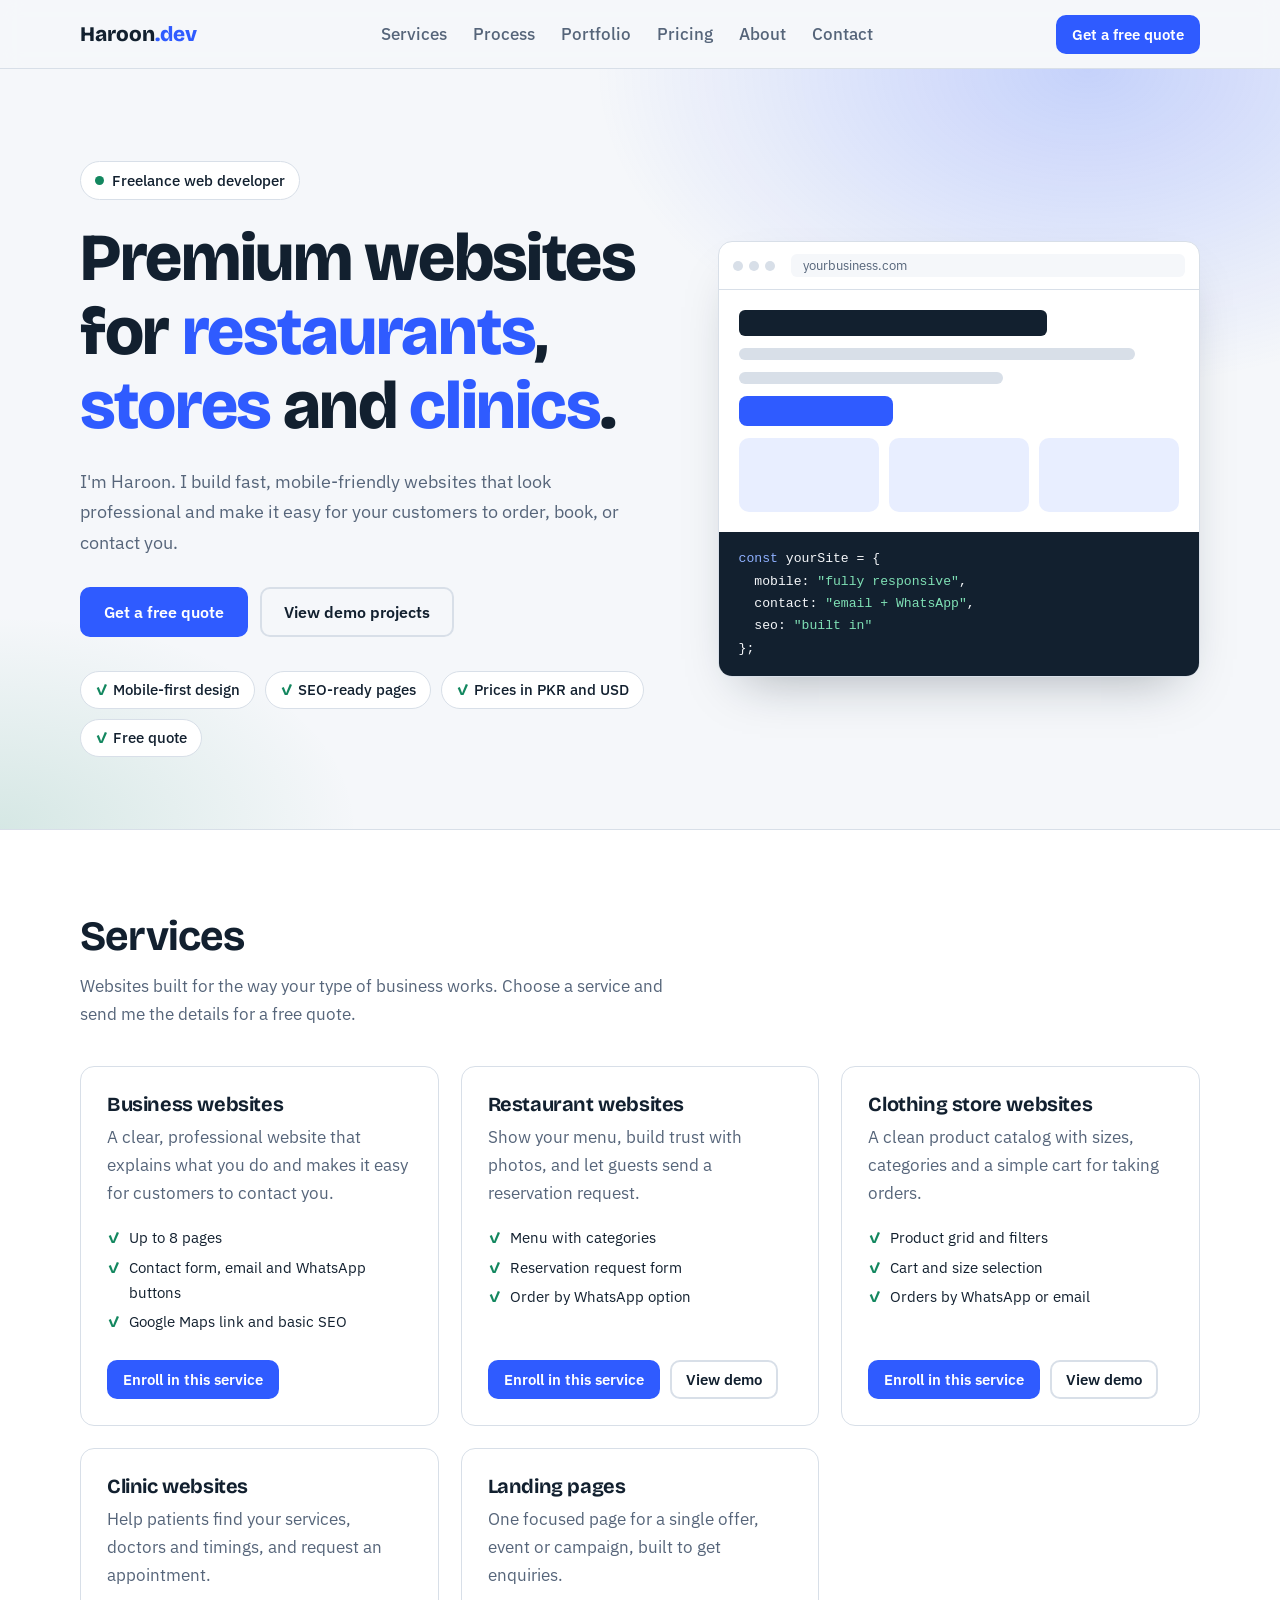
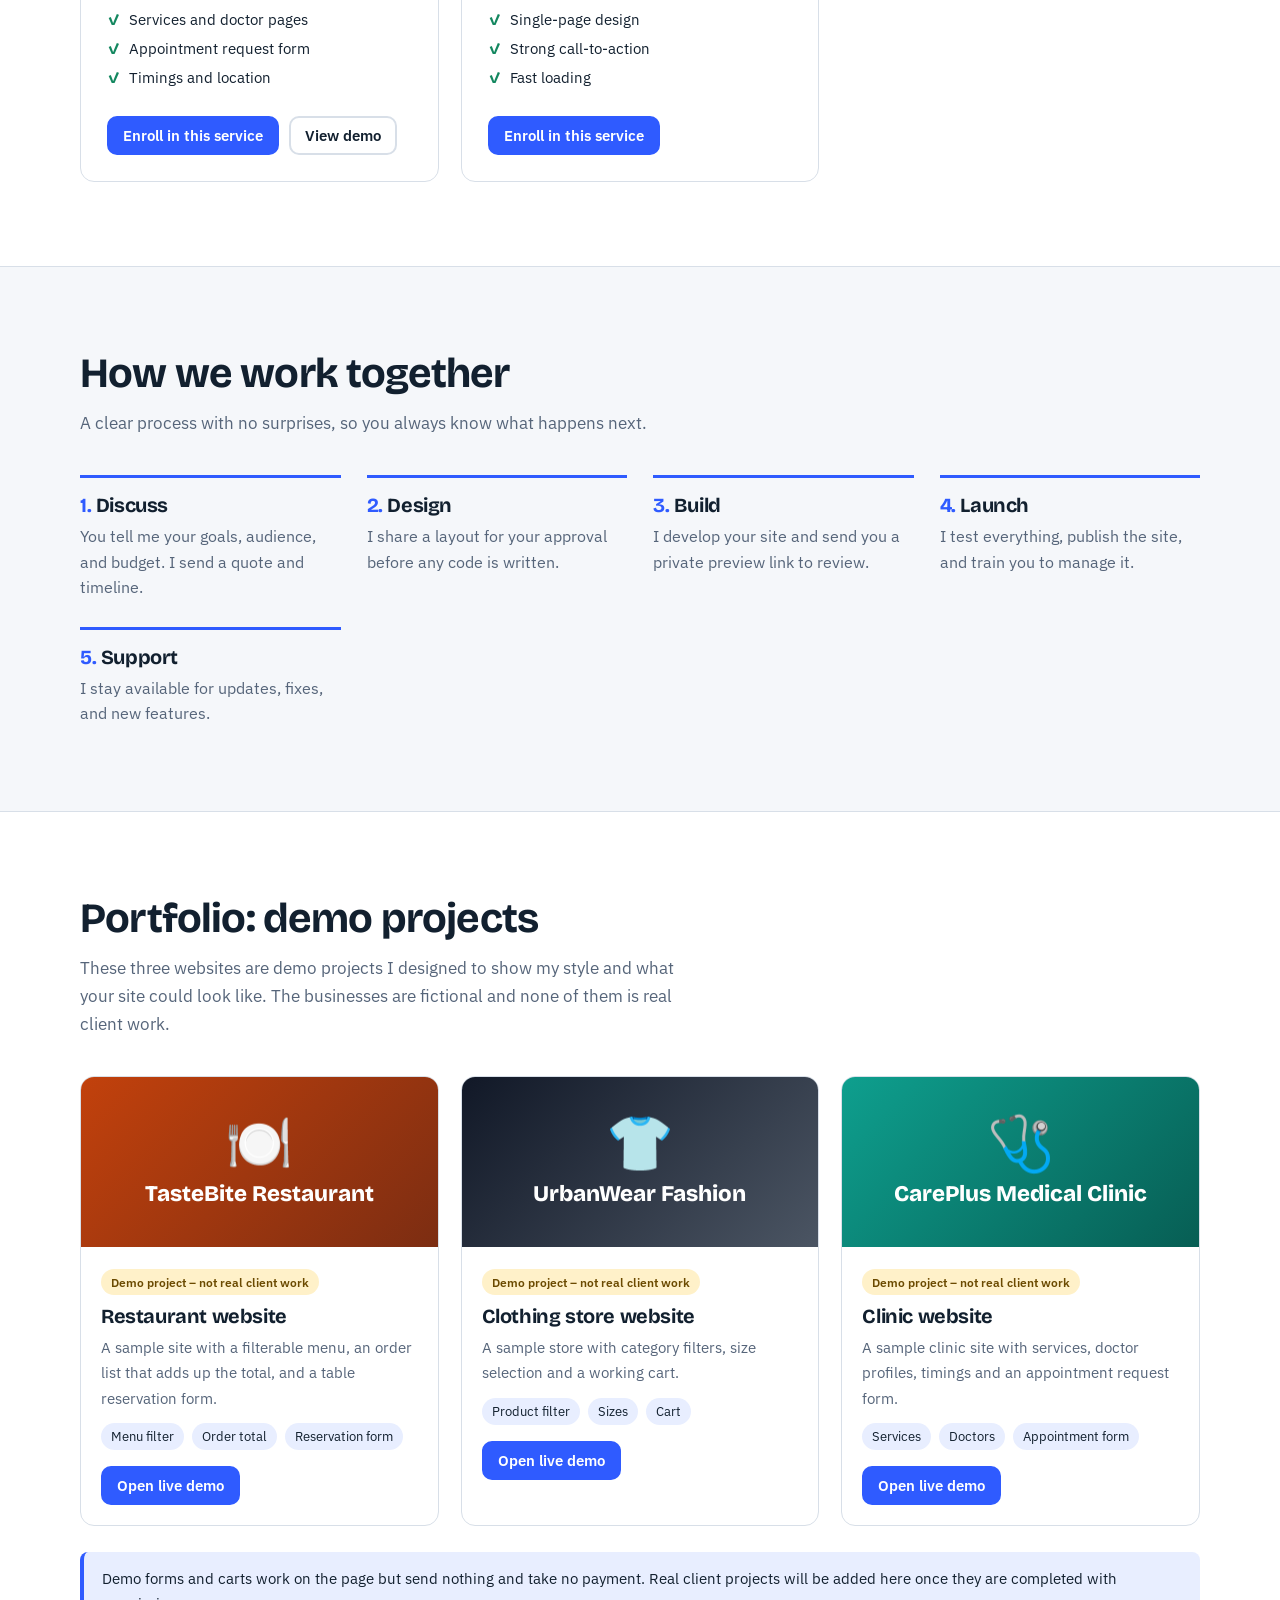
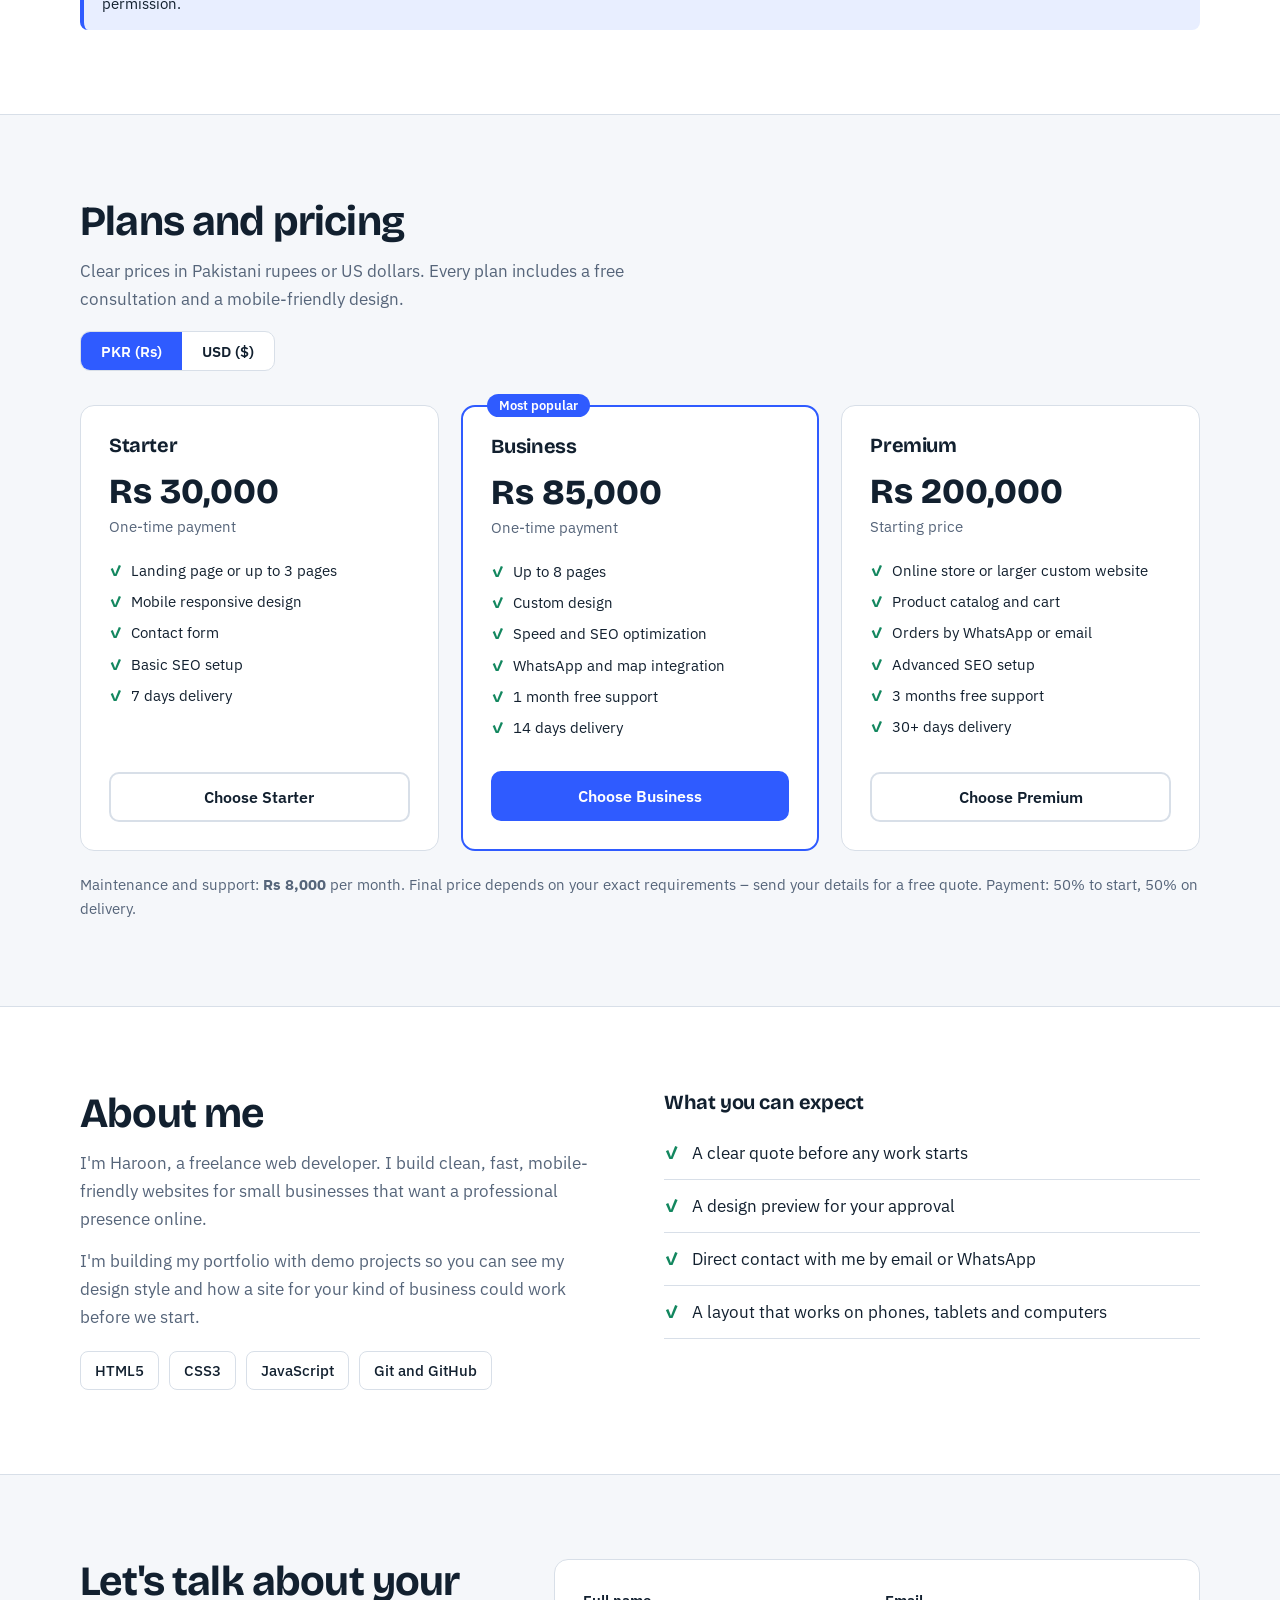
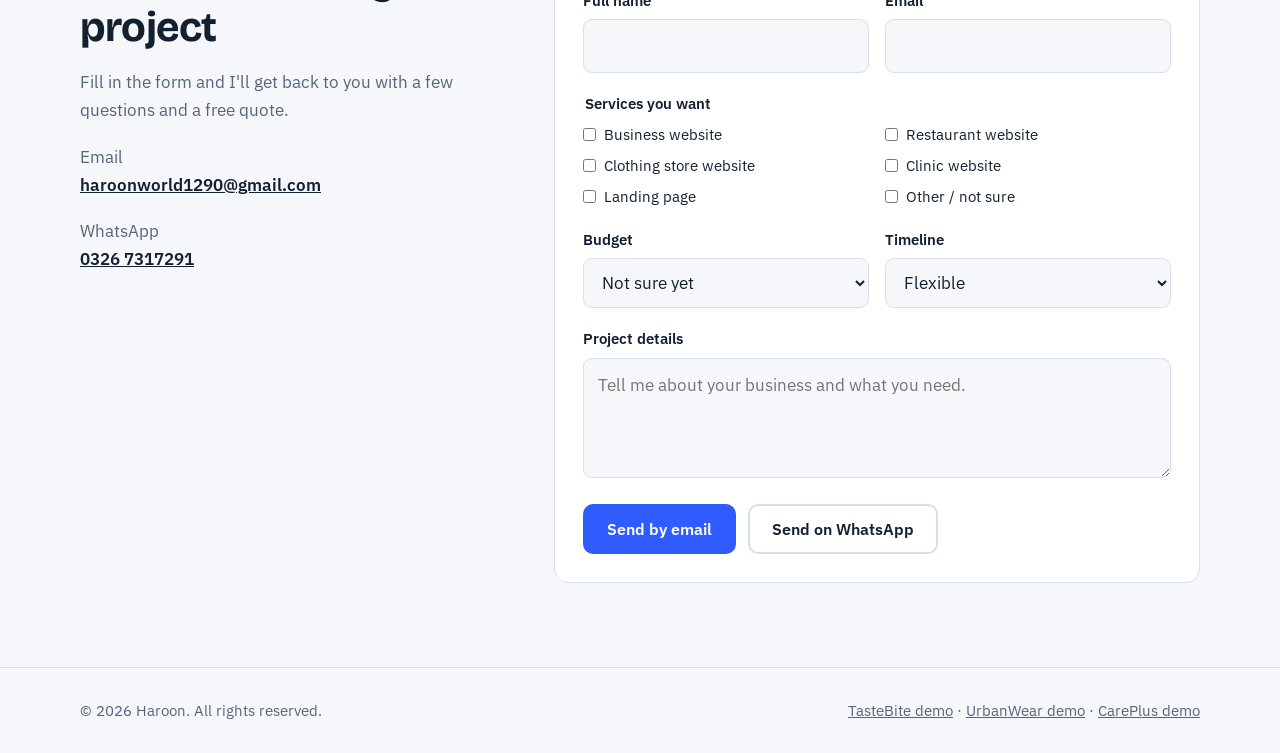
<file: index.html>
<!DOCTYPE html>
<html lang="en">
<head>
<meta charset="UTF-8">
<meta name="viewport" content="width=device-width, initial-scale=1">
<title>Haroon.dev – Freelance Web Developer for Restaurants, Stores &amp; Clinics</title>
<meta name="description" content="Haroon is a freelance web developer in Pakistan creating fast, responsive websites for restaurants, clinics, clothing stores and small businesses worldwide. Explore my portfolio and get a free quote."><!-- GOOGLE SEARCH CONSOLE: paste your existing <meta name="google-site-verification" content="..."> tag on the next line, then delete this comment -->
<meta name="google-site-verification" content="k2Kxqb2rJxz_LcsAXOEJPvqlB-C6HDSbH_XGxgNJiyg" />
<meta name="theme-color" content="#2F5BFF">
<meta name="robots" content="index, follow">
<meta property="og:type" content="website">
<meta property="og:title" content="Haroon.dev – Freelance Web Developer">
<meta property="og:description" content="Fast, mobile-friendly websites for restaurants, clothing stores, clinics and small businesses. See the demo projects and get a free quote.">
<meta name="twitter:card" content="summary">
<link rel="icon" href="data:image/svg+xml,%3Csvg xmlns='http://www.w3.org/2000/svg' viewBox='0 0 64 64'%3E%3Crect width='64' height='64' rx='14' fill='%232F5BFF'/%3E%3Ctext x='32' y='44' font-size='34' font-family='Arial' font-weight='800' text-anchor='middle' fill='white'%3EH%3C/text%3E%3C/svg%3E">
<script type="application/ld+json">{"@context":"https://schema.org","@type":"Person","name":"Haroon","jobTitle":"Freelance Web Developer","email":"mailto:haroonworld1290@gmail.com","telephone":"+923267317291","knowsAbout":["Web development","Website design","Search engine optimization"]}</script>
<link rel="preconnect" href="https://fonts.googleapis.com">
<link href="https://fonts.googleapis.com/css2?family=Bricolage+Grotesque:wght@500;700;800&family=IBM+Plex+Sans:wght@400;500;600&display=swap" rel="stylesheet">
<style>
:root{
  --bg:#F5F7FA; --surface:#FFFFFF; --ink:#12202F; --muted:#56657A; --line:#D8DFE8;
  --brand:#2F5BFF; --brand-ink:#fff; --ok:#13875F; --soft:#E8EEFF;
  --head:"Bricolage Grotesque","Segoe UI",system-ui,sans-serif;
  --body:"IBM Plex Sans","Segoe UI",system-ui,sans-serif;
}
@media (prefers-color-scheme:dark){
  :root{--bg:#0E1621; --surface:#152233; --ink:#EAF0F7; --muted:#9AABC0; --line:#26384D; --brand:#6C8BFF; --brand-ink:#0E1621; --ok:#3CD19A; --soft:#1B2C45}
}
*{box-sizing:border-box;margin:0}
html{scroll-behavior:smooth;scroll-padding-top:76px}
body{background:var(--bg);color:var(--ink);font:400 17px/1.65 var(--body)}
a{color:inherit}
:focus-visible{outline:3px solid var(--brand);outline-offset:3px;border-radius:6px}
.wrap{width:min(1120px,100% - 40px);margin-inline:auto}
h1,h2,h3{font-family:var(--head);line-height:1.1;letter-spacing:-.02em}
h1{font-size:clamp(2.4rem,6vw,4.2rem);font-weight:800}
h2{font-size:clamp(1.8rem,3.6vw,2.6rem);font-weight:700;margin-bottom:12px}
h3{font-size:1.25rem;font-weight:700;margin-bottom:8px}
section{padding:84px 0}
.lead{color:var(--muted);max-width:60ch}
.btn{display:inline-flex;align-items:center;gap:8px;padding:13px 22px;border-radius:10px;border:2px solid var(--brand);background:var(--brand);color:var(--brand-ink);font:600 1rem var(--body);text-decoration:none;cursor:pointer;transition:transform .15s}
.btn:hover{transform:translateY(-2px)}
.btn.ghost{background:transparent;color:var(--ink);border-color:var(--line)}
.btn.small{padding:8px 14px;font-size:.92rem}

/* header */
header{position:sticky;top:0;z-index:10;background:color-mix(in srgb,var(--bg) 88%,transparent);backdrop-filter:blur(10px);border-bottom:1px solid var(--line)}
.nav{display:flex;align-items:center;justify-content:space-between;height:68px}
.logo{font:800 1.3rem var(--head);text-decoration:none}
.logo span{color:var(--brand)}
nav ul{display:flex;gap:26px;list-style:none;padding:0}
nav a{text-decoration:none;font-weight:500;color:var(--muted)}
nav a:hover{color:var(--ink)}
@media(max-width:760px){nav ul{display:none}}

/* hero */
.hero{padding:72px 0 56px}
.hero-grid{display:grid;grid-template-columns:1.1fr .9fr;gap:48px;align-items:center}
.status{display:inline-flex;gap:8px;align-items:center;font-weight:500;font-size:.95rem;background:var(--surface);border:1px solid var(--line);padding:6px 14px;border-radius:99px;margin-bottom:22px}
.status i{width:9px;height:9px;border-radius:50%;background:var(--ok)}
.hero p{margin:22px 0 30px;color:var(--muted);font-size:1.15rem;max-width:52ch}
.cta{display:flex;gap:12px;flex-wrap:wrap}
.proof{display:flex;gap:34px;margin-top:40px;flex-wrap:wrap}
.proof b{display:block;font:800 1.7rem var(--head)}
.proof span{color:var(--muted);font-size:.92rem}
.browser{background:var(--surface);border:1px solid var(--line);border-radius:14px;box-shadow:0 24px 50px -24px rgba(18,32,47,.35);overflow:hidden}
.bar{display:flex;align-items:center;gap:6px;padding:12px 14px;border-bottom:1px solid var(--line)}
.bar i{width:10px;height:10px;border-radius:50%;background:var(--line)}
.bar em{flex:1;margin-left:10px;font:normal .8rem var(--body);color:var(--muted);background:var(--bg);padding:3px 12px;border-radius:6px}
.screen{padding:20px;display:grid;gap:12px}
.sk{height:12px;border-radius:6px;background:var(--line)}
.sk.h{height:26px;width:70%;background:var(--ink)}
.sk.b{width:35%;height:30px;background:var(--brand);border-radius:8px}
.tiles{display:grid;grid-template-columns:repeat(3,1fr);gap:10px}
.tiles div{height:74px;border-radius:10px;background:var(--soft)}
.code{background:var(--ink);color:var(--bg);font:500 .82rem/1.7 ui-monospace,Consolas,monospace;padding:16px 20px}
.code .k{color:#8FB0FF}.code .s{color:#7FE0B5}
@media(max-width:860px){.hero-grid{grid-template-columns:1fr}}

/* services */
.grid3{display:grid;grid-template-columns:repeat(auto-fit,minmax(300px,1fr));gap:22px;margin-top:38px}
.card{background:var(--surface);border:1px solid var(--line);border-radius:14px;padding:26px;display:flex;flex-direction:column}
.card p{color:var(--muted);margin-bottom:18px}
.card ul{list-style:none;padding:0;margin:0 0 22px;font-size:.95rem}
.card li{padding-left:22px;position:relative;margin-bottom:4px}
.card li::before{content:"✓";position:absolute;left:0;color:var(--ok);font-weight:700}
.card .btn{margin-top:auto;align-self:flex-start}

/* process */
.alt{background:var(--surface);border-block:1px solid var(--line)}
.steps{display:grid;grid-template-columns:repeat(auto-fit,minmax(220px,1fr));gap:26px;margin-top:38px;counter-reset:s}
.step{border-top:3px solid var(--brand);padding-top:16px;counter-increment:s}
.step h3::before{content:counter(s) ". ";color:var(--brand)}
.step p{color:var(--muted);font-size:.97rem}

/* work */
.work{display:grid;grid-template-columns:repeat(auto-fit,minmax(300px,1fr));gap:22px;margin-top:38px}
.proj{border:1px solid var(--line);border-radius:14px;overflow:hidden;background:var(--surface)}
.thumb{height:170px;display:grid;place-items:center;font:800 1.5rem var(--head);color:#fff}
.t1{background:linear-gradient(135deg,#2F5BFF,#1B2F7A)}.t2{background:linear-gradient(135deg,#13875F,#0B4A35)}.t3{background:linear-gradient(135deg,#7A3FF2,#33176B)}
.proj div.i{padding:20px}
.proj p{color:var(--muted);font-size:.95rem}
.tags{display:flex;gap:8px;flex-wrap:wrap;margin-top:12px}
.tags span{font-size:.8rem;background:var(--soft);padding:3px 10px;border-radius:99px}


/* pricing */
.cur{display:inline-flex;border:1.5px solid var(--line);border-radius:10px;overflow:hidden;margin-top:18px;background:var(--surface)}
.cur button{border:0;background:transparent;color:var(--ink);padding:9px 20px;font:600 .95rem var(--body);cursor:pointer}
.cur button[aria-pressed="true"]{background:var(--brand);color:var(--brand-ink)}
.plans{display:grid;grid-template-columns:repeat(auto-fit,minmax(260px,1fr));gap:22px;margin-top:34px;align-items:stretch}
.plan{background:var(--surface);border:1px solid var(--line);border-radius:14px;padding:28px;display:flex;flex-direction:column;position:relative}
.plan.pop{border:2px solid var(--brand)}
.plan .badge{position:absolute;top:-13px;left:24px;background:var(--brand);color:var(--brand-ink);font:600 .82rem var(--body);padding:3px 12px;border-radius:99px}
.price{font:800 2.2rem var(--head);margin:6px 0 2px}
.plan .sub{color:var(--muted);font-size:.93rem;margin-bottom:18px}
.plan ul{list-style:none;padding:0;margin:0 0 24px;font-size:.96rem}
.plan li{padding-left:22px;position:relative;margin-bottom:6px}
.plan li::before{content:"✓";position:absolute;left:0;color:var(--ok);font-weight:700}
.plan .btn{margin-top:auto;justify-content:center}
.note{margin-top:22px;color:var(--muted);font-size:.93rem}

/* about */
.about{display:grid;grid-template-columns:1fr 1fr;gap:48px;align-items:start}
.skills{display:flex;flex-wrap:wrap;gap:10px;margin-top:20px}
.skills span{border:1px solid var(--line);background:var(--surface);padding:6px 14px;border-radius:8px;font-weight:500;font-size:.95rem}
@media(max-width:860px){.about{grid-template-columns:1fr}}

/* contact */
.contact{display:grid;grid-template-columns:.8fr 1.2fr;gap:44px}
.info p{margin:18px 0;color:var(--muted)}
.info a{font-weight:600;color:var(--ink)}
form{background:var(--surface);border:1px solid var(--line);border-radius:14px;padding:28px;display:grid;gap:18px}
.row{display:grid;grid-template-columns:1fr 1fr;gap:16px}
label,legend{font-weight:600;font-size:.95rem;display:block;margin-bottom:6px}
input,select,textarea{width:100%;padding:12px 14px;border-radius:9px;border:1.5px solid var(--line);background:var(--bg);color:var(--ink);font:inherit}
textarea{min-height:120px;resize:vertical}
fieldset{border:0;padding:0}
.checks{display:grid;grid-template-columns:1fr 1fr;gap:6px 16px}
.checks label{font-weight:400;display:flex;gap:8px;align-items:center;margin:0;cursor:pointer}
.checks input{width:auto}
.actions{display:flex;gap:12px;flex-wrap:wrap}
.msg{display:none;padding:12px 16px;border-radius:9px;font-weight:500}
.msg.err{display:block;background:#FDE8E8;color:#9B1C1C}
.msg.ok{display:block;background:#DDF5EA;color:#0B5B3F}
@media(max-width:860px){.contact,.row,.checks{grid-template-columns:1fr}}
footer{border-top:1px solid var(--line);padding:30px 0;color:var(--muted);font-size:.95rem}
footer .wrap{display:flex;justify-content:space-between;flex-wrap:wrap;gap:10px}
@media(prefers-reduced-motion:reduce){*{transition:none!important;scroll-behavior:auto!important}}

/* premium upgrade */
h1 em{font-style:normal;color:var(--brand)}
.hero{position:relative;overflow:hidden;padding:92px 0 72px}
.hero::before{content:"";position:absolute;inset:0;z-index:-1;background:radial-gradient(55% 60% at 85% 0%,color-mix(in srgb,var(--brand) 24%,transparent),transparent 70%),radial-gradient(40% 40% at 0% 100%,color-mix(in srgb,var(--ok) 14%,transparent),transparent 70%)}
.chips{display:flex;flex-wrap:wrap;gap:10px;list-style:none;padding:0;margin-top:34px}
.chips li{font-size:.92rem;font-weight:500;padding:6px 14px;border:1px solid var(--line);border-radius:99px;background:var(--surface)}
.chips li::before{content:"✓ ";color:var(--ok);font-weight:700}
.card,.plan,.proj{transition:transform .2s,box-shadow .2s}
.card:hover,.plan:hover,.proj:hover{transform:translateY(-4px);box-shadow:0 18px 40px -22px rgba(18,32,47,.4)}
.acts{margin-top:auto;display:flex;gap:10px;flex-wrap:wrap}
.acts .btn{margin:0}
.demo-badge{display:inline-block;font-size:.78rem;font-weight:600;background:#FFF1C9;color:#6B4A00;padding:3px 10px;border-radius:99px;margin-bottom:10px}
.thumb{position:relative;font-size:1.4rem}
.thumb b{font-size:3.4rem;display:block;text-align:center;line-height:1}
.thumb span{display:block;text-align:center;margin-top:8px}
.t1{background:linear-gradient(135deg,#C2410C,#7C2D12)}.t2{background:linear-gradient(135deg,#111827,#4B5563)}.t3{background:linear-gradient(135deg,#0E9F8E,#075E54)}
.proj .btn{margin-top:16px}
.expect{list-style:none;padding:0;margin-top:14px}
.expect li{padding:12px 0 12px 28px;border-bottom:1px solid var(--line);position:relative}
.expect li::before{content:"✓";position:absolute;left:0;color:var(--ok);font-weight:700}
.menu{display:none;background:transparent;border:1.5px solid var(--line);color:var(--ink);border-radius:9px;padding:7px 12px;font:600 .95rem var(--body);cursor:pointer}
.honest{margin-top:26px;padding:14px 18px;border-left:4px solid var(--brand);background:var(--soft);border-radius:8px;font-size:.96rem}
@media(max-width:760px){
  .menu{display:inline-flex;margin-left:auto}
  nav ul{display:none;position:absolute;top:68px;left:0;right:0;flex-direction:column;gap:0;background:var(--surface);border-bottom:1px solid var(--line);padding:8px 20px}
  nav ul.open{display:flex}
  nav li a{display:block;padding:12px 0}
  .nav>.btn{display:none}
  section{padding:60px 0}
}
</style>
</head>
<body>

<header>
  <div class="wrap nav">
    <a class="logo" href="#top">Haroon<span>.dev</span></a>
    <button class="menu" id="menuBtn" aria-expanded="false" aria-controls="menuList">Menu</button>
    <nav aria-label="Main"><ul id="menuList">
      <li><a href="#services">Services</a></li>
      <li><a href="#process">Process</a></li>
      <li><a href="#work">Portfolio</a></li>
      <li><a href="#pricing">Pricing</a></li>
      <li><a href="#about">About</a></li>
      <li><a href="#contact">Contact</a></li>
    </ul></nav>
    <a class="btn small" href="#contact">Get a free quote</a>
  </div>
</header>

<main id="top">
<section class="hero">
  <div class="wrap hero-grid">
    <div>
      <div class="status"><i></i> Freelance web developer</div>
      <h1>Premium websites for <em>restaurants</em>, <em>stores</em> and <em>clinics</em>.</h1>
      <p>I'm Haroon. I build fast, mobile-friendly websites that look professional and make it easy for your customers to order, book, or contact you.</p>
      <div class="cta">
        <a class="btn" href="#contact">Get a free quote</a>
        <a class="btn ghost" href="#work">View demo projects</a>
      </div>
      <ul class="chips"><li>Mobile-first design</li><li>SEO-ready pages</li><li>Prices in PKR and USD</li><li>Free quote</li></ul>
    </div>
    <div class="browser" aria-hidden="true">
      <div class="bar"><i></i><i></i><i></i><em>yourbusiness.com</em></div>
      <div class="screen">
        <div class="sk h"></div><div class="sk" style="width:90%"></div><div class="sk" style="width:60%"></div><div class="sk b"></div>
        <div class="tiles"><div></div><div></div><div></div></div>
      </div>
      <div class="code"><span class="k">const</span> yourSite = {<br>&nbsp;&nbsp;mobile: <span class="s">"fully responsive"</span>,<br>&nbsp;&nbsp;contact: <span class="s">"email + WhatsApp"</span>,<br>&nbsp;&nbsp;seo: <span class="s">"built in"</span><br>};</div>
    </div>
  </div>
</section>

<section id="services" class="alt">
  <div class="wrap">
    <h2>Services</h2>
    <p class="lead">Websites built for the way your type of business works. Choose a service and send me the details for a free quote.</p>
    <div class="grid3"><article class="card"><h3>Business websites</h3><p>A clear, professional website that explains what you do and makes it easy for customers to contact you.</p><ul><li>Up to 8 pages</li><li>Contact form, email and WhatsApp buttons</li><li>Google Maps link and basic SEO</li></ul><div class="acts"><button class="btn small enroll" data-service="Business website">Enroll in this service</button></div></article><article class="card"><h3>Restaurant websites</h3><p>Show your menu, build trust with photos, and let guests send a reservation request.</p><ul><li>Menu with categories</li><li>Reservation request form</li><li>Order by WhatsApp option</li></ul><div class="acts"><button class="btn small enroll" data-service="Restaurant website">Enroll in this service</button><a class="btn ghost small" href="demos/tastebite.html">View demo</a></div></article><article class="card"><h3>Clothing store websites</h3><p>A clean product catalog with sizes, categories and a simple cart for taking orders.</p><ul><li>Product grid and filters</li><li>Cart and size selection</li><li>Orders by WhatsApp or email</li></ul><div class="acts"><button class="btn small enroll" data-service="Clothing store website">Enroll in this service</button><a class="btn ghost small" href="demos/urbanwear.html">View demo</a></div></article><article class="card"><h3>Clinic websites</h3><p>Help patients find your services, doctors and timings, and request an appointment.</p><ul><li>Services and doctor pages</li><li>Appointment request form</li><li>Timings and location</li></ul><div class="acts"><button class="btn small enroll" data-service="Clinic website">Enroll in this service</button><a class="btn ghost small" href="demos/careplus.html">View demo</a></div></article><article class="card"><h3>Landing pages</h3><p>One focused page for a single offer, event or campaign, built to get enquiries.</p><ul><li>Single-page design</li><li>Strong call-to-action</li><li>Fast loading</li></ul><div class="acts"><button class="btn small enroll" data-service="Landing page">Enroll in this service</button></div></article></div>
  </div>
</section>

<section id="process">
  <div class="wrap">
    <h2>How we work together</h2>
    <p class="lead">A clear process with no surprises, so you always know what happens next.</p>
    <div class="steps">
      <div class="step"><h3>Discuss</h3><p>You tell me your goals, audience, and budget. I send a quote and timeline.</p></div>
      <div class="step"><h3>Design</h3><p>I share a layout for your approval before any code is written.</p></div>
      <div class="step"><h3>Build</h3><p>I develop your site and send you a private preview link to review.</p></div>
      <div class="step"><h3>Launch</h3><p>I test everything, publish the site, and train you to manage it.</p></div>
      <div class="step"><h3>Support</h3><p>I stay available for updates, fixes, and new features.</p></div>
    </div>
  </div>
</section>

<section id="work" class="alt">
  <div class="wrap">
    <h2>Portfolio: demo projects</h2>
    <p class="lead">These three websites are demo projects I designed to show my style and what your site could look like. The businesses are fictional and none of them is real client work.</p>
    <div class="work"><article class="proj"><div class="thumb t1"><div><b>🍽️</b><span>TasteBite Restaurant</span></div></div><div class="i"><span class="demo-badge">Demo project – not real client work</span><h3>Restaurant website</h3><p>A sample site with a filterable menu, an order list that adds up the total, and a table reservation form.</p><div class="tags"><span>Menu filter</span><span>Order total</span><span>Reservation form</span></div><a class="btn small" href="demos/tastebite.html">Open live demo</a></div></article><article class="proj"><div class="thumb t2"><div><b>👕</b><span>UrbanWear Fashion</span></div></div><div class="i"><span class="demo-badge">Demo project – not real client work</span><h3>Clothing store website</h3><p>A sample store with category filters, size selection and a working cart.</p><div class="tags"><span>Product filter</span><span>Sizes</span><span>Cart</span></div><a class="btn small" href="demos/urbanwear.html">Open live demo</a></div></article><article class="proj"><div class="thumb t3"><div><b>🩺</b><span>CarePlus Medical Clinic</span></div></div><div class="i"><span class="demo-badge">Demo project – not real client work</span><h3>Clinic website</h3><p>A sample clinic site with services, doctor profiles, timings and an appointment request form.</p><div class="tags"><span>Services</span><span>Doctors</span><span>Appointment form</span></div><a class="btn small" href="demos/careplus.html">Open live demo</a></div></article></div>
    <p class="honest">Demo forms and carts work on the page but send nothing and take no payment. Real client projects will be added here once they are completed with permission.</p>
  </div>
</section>

<section id="pricing">
  <div class="wrap">
    <h2>Plans and pricing</h2>
    <p class="lead">Clear prices in Pakistani rupees or US dollars. Every plan includes a free consultation and a mobile-friendly design.</p>
    <div class="cur" role="group" aria-label="Currency">
      <button type="button" data-cur="PKR" aria-pressed="true">PKR (Rs)</button>
      <button type="button" data-cur="USD" aria-pressed="false">USD ($)</button>
    </div>
    <div class="plans">
      <article class="plan"><h3>Starter</h3><div class="price" data-pkr="30000" data-usd="110"></div><div class="sub">One-time payment</div>
        <ul><li>Landing page or up to 3 pages</li><li>Mobile responsive design</li><li>Contact form</li><li>Basic SEO setup</li><li>7 days delivery</li></ul>
        <button class="btn ghost enroll" data-service="Landing page" data-plan="Starter">Choose Starter</button></article>
      <article class="plan pop"><span class="badge">Most popular</span><h3>Business</h3><div class="price" data-pkr="85000" data-usd="300"></div><div class="sub">One-time payment</div>
        <ul><li>Up to 8 pages</li><li>Custom design</li><li>Speed and SEO optimization</li><li>WhatsApp and map integration</li><li>1 month free support</li><li>14 days delivery</li></ul>
        <button class="btn enroll" data-service="Business website" data-plan="Business">Choose Business</button></article>
      <article class="plan"><h3>Premium</h3><div class="price" data-pkr="200000" data-usd="700"></div><div class="sub">Starting price</div>
        <ul><li>Online store or larger custom website</li><li>Product catalog and cart</li><li>Orders by WhatsApp or email</li><li>Advanced SEO setup</li><li>3 months free support</li><li>30+ days delivery</li></ul>
        <button class="btn ghost enroll" data-service="Clothing store website" data-plan="Premium">Choose Premium</button></article>
    </div>
    <p class="note">Maintenance and support: <b class="mp" data-pkr="8000" data-usd="30"></b> per month. Final price depends on your exact requirements – send your details for a free quote. Payment: 50% to start, 50% on delivery.</p>
  </div>
</section>

<section id="about" class="alt">
  <div class="wrap about">
    <div>
      <h2>About me</h2>
      <p class="lead">I'm Haroon, a freelance web developer. I build clean, fast, mobile-friendly websites for small businesses that want a professional presence online.</p>
      <p class="lead" style="margin-top:14px">I'm building my portfolio with demo projects so you can see my design style and how a site for your kind of business could work before we start.</p>
      <div class="skills"><span>HTML5</span><span>CSS3</span><span>JavaScript</span><span>Git and GitHub</span></div>
    </div>
    <div>
      <h3>What you can expect</h3>
      <ul class="expect">
        <li>A clear quote before any work starts</li>
        <li>A design preview for your approval</li>
        <li>Direct contact with me by email or WhatsApp</li>
        <li>A layout that works on phones, tablets and computers</li>
      </ul>
    </div>
  </div>
</section>

<section id="contact">
  <div class="wrap contact">
    <div class="info">
      <h2>Let's talk about your project</h2>
      <p>Fill in the form and I'll get back to you with a few questions and a free quote.</p>
      <p>Email<br><a id="emailLink" href="#">haroonworld1290@gmail.com</a></p>
      <p>WhatsApp<br><a id="waLink" href="#">0326 7317291</a></p>
    </div>
    <form id="form" novalidate>
      <div class="row">
        <div><label for="name">Full name</label><input id="name" required autocomplete="name"></div>
        <div><label for="email">Email</label><input id="email" type="email" required autocomplete="email"></div>
      </div>
      <fieldset>
        <legend>Services you want</legend>
        <div class="checks" id="services-list"></div>
      </fieldset>
      <div class="row">
        <div><label for="budget">Budget</label>
          <select id="budget"><option>Not sure yet</option><option>Under PKR 30,000 ($110)</option><option>PKR 30,000 – 85,000 ($110 – $300)</option><option>PKR 85,000 – 200,000 ($300 – $700)</option><option>PKR 200,000+ ($700+)</option></select></div>
        <div><label for="time">Timeline</label>
          <select id="time"><option>Flexible</option><option>Within 2 weeks</option><option>Within 1 month</option><option>1–3 months</option></select></div>
      </div>
      <div><label for="details">Project details</label><textarea id="details" placeholder="Tell me about your business and what you need."></textarea></div>
      <div id="msg" class="msg" role="status"></div>
      <div class="actions">
        <button class="btn" type="submit" value="email">Send by email</button>
        <button class="btn ghost" type="submit" value="whatsapp">Send on WhatsApp</button>
      </div>
    </form>
  </div>
</section>
</main>

<footer><div class="wrap"><span>© <span id="yr"></span> Haroon. All rights reserved.</span><span><a href="demos/tastebite.html">TasteBite demo</a> · <a href="demos/urbanwear.html">UrbanWear demo</a> · <a href="demos/careplus.html">CarePlus demo</a></span></div></footer>

<script>
// ✏️ EDIT THESE DETAILS
const CONFIG = { name: "Haroon", email: "haroonworld1290@gmail.com", whatsapp: "923267317291" /* country code + number, no + or spaces */, phone: "0326 7317291" };

const SERVICES = ["Business website","Restaurant website","Clothing store website","Clinic website","Landing page","Other / not sure"];
const $ = id => document.getElementById(id);
const mb=$("menuBtn"),ml=$("menuList");
mb.addEventListener("click",()=>{const o=ml.classList.toggle("open");mb.setAttribute("aria-expanded",o)});
ml.querySelectorAll("a").forEach(a=>a.addEventListener("click",()=>{ml.classList.remove("open");mb.setAttribute("aria-expanded","false")}));
$("yr").textContent = new Date().getFullYear();
$("emailLink").href = "mailto:" + CONFIG.email; $("emailLink").textContent = CONFIG.email;
$("waLink").href = "https://wa.me/" + CONFIG.whatsapp; $("waLink").textContent = CONFIG.phone;

$("services-list").innerHTML = SERVICES.map(s => `<label><input type="checkbox" value="${s}"> ${s}</label>`).join("");

document.querySelectorAll(".enroll").forEach(b => b.addEventListener("click", () => {
  const box = [...document.querySelectorAll("#services-list input")].find(i => i.value === b.dataset.service);
  if (box) box.checked = true;
  $("contact").scrollIntoView({behavior:"smooth"});
  setTimeout(() => $("name").focus({preventScroll:true}), 500);
}));


// Pricing currency toggle
function fmt(el,cur){ const v = +el.dataset[cur.toLowerCase()]; el.textContent = (cur === "PKR" ? "Rs " : "$") + v.toLocaleString("en-US"); }
function setCur(cur){
  document.querySelectorAll(".price,.mp").forEach(el => fmt(el,cur));
  document.querySelectorAll(".cur button").forEach(b => b.setAttribute("aria-pressed", b.dataset.cur === cur));
}
document.querySelectorAll(".cur button").forEach(b => b.addEventListener("click", () => setCur(b.dataset.cur)));
setCur("PKR");
let chosenPlan = "";
document.querySelectorAll("[data-plan]").forEach(b => b.addEventListener("click", () => { chosenPlan = b.dataset.plan; }));

function show(text, ok){ const m = $("msg"); m.textContent = text; m.className = "msg " + (ok ? "ok" : "err"); }

$("form").addEventListener("submit", e => {
  e.preventDefault();
  const name = $("name").value.trim(), email = $("email").value.trim();
  const picked = [...document.querySelectorAll("#services-list input:checked")].map(i => i.value);
  if (!name) return show("Please enter your name.", false);
  if (!/^\S+@\S+\.\S+$/.test(email)) return show("Please enter a valid email address.", false);
  if (!picked.length) return show("Please choose at least one service.", false);

  const body = `Hi ${CONFIG.name},\n\nName: ${name}\nEmail: ${email}\nServices: ${picked.join(", ")}\n${chosenPlan ? "Plan: " + chosenPlan + "\n" : ""}Budget: ${$("budget").value}\nTimeline: ${$("time").value}\n\nDetails:\n${$("details").value.trim() || "-"}`;
  if (e.submitter && e.submitter.value === "whatsapp") {
    window.open("https://wa.me/" + CONFIG.whatsapp + "?text=" + encodeURIComponent(body), "_blank");
  } else {
    location.href = "mailto:" + CONFIG.email + "?subject=" + encodeURIComponent("New project enquiry from " + name) + "&body=" + encodeURIComponent(body);
  }
  show("Your message is ready. Send it in the app that just opened and I'll get back to you soon.", true);
});
</script>
</body>
</html>
</file>
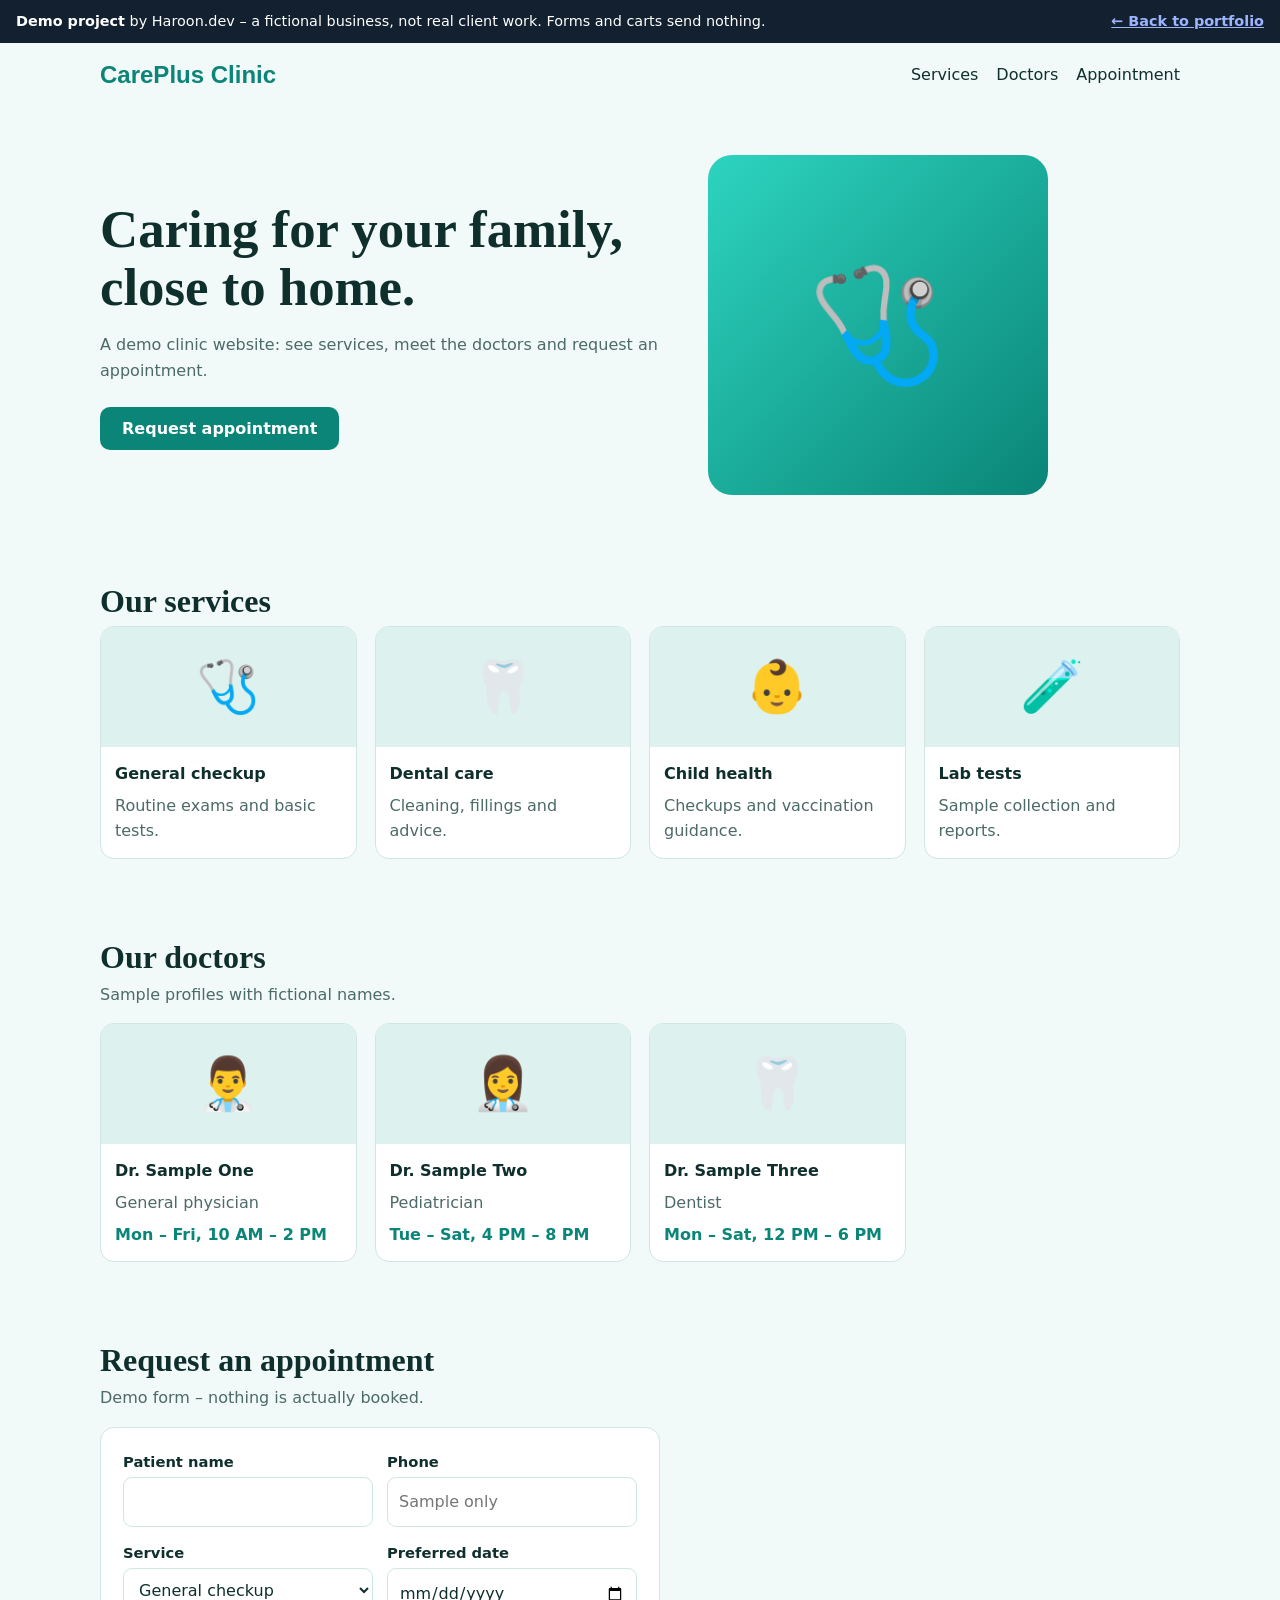
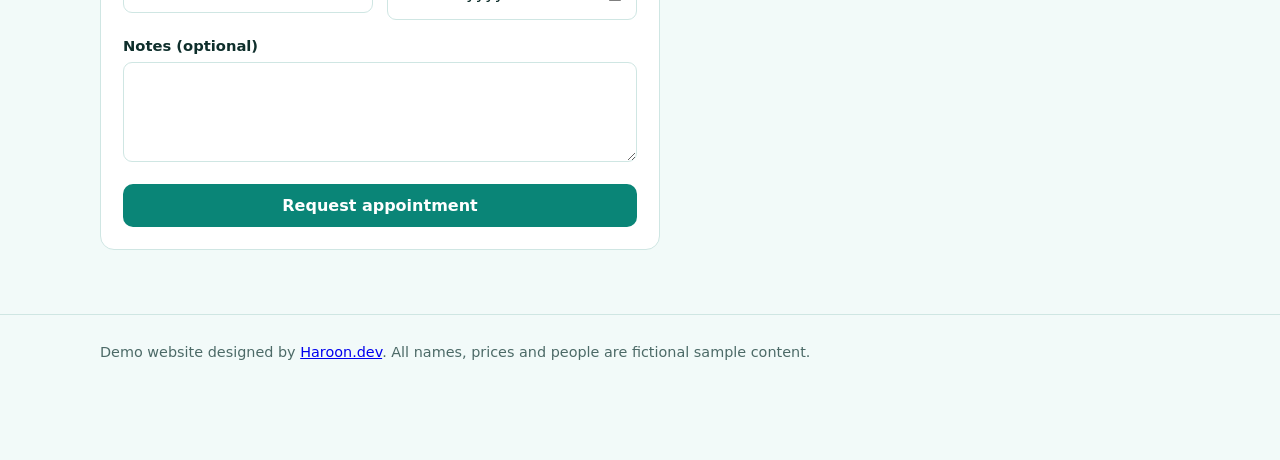
<file: careplus.html>
<!DOCTYPE html><html lang="en"><head><meta charset="UTF-8"><meta name="viewport" content="width=device-width, initial-scale=1"><meta name="robots" content="index, follow"><title>CarePlus Medical Clinic – Demo Project | Haroon.dev</title><meta name="description" content="CarePlus Medical Clinic is a demo clinic website by Haroon.dev with services, doctor profiles and an appointment request form. Not a real clinic."><link rel="stylesheet" href="demo.css"><style>:root{--bg:#F2FAF9;--ink:#0F2F2C;--mu:#4C6A67;--a:#0A8577;--ln:#CFE6E3;--soft:#DDF2EF;--g:linear-gradient(135deg,#2DD4BF,#0A8577)}.brand{font-family:"Segoe UI",sans-serif}</style></head><body>
<div class="demo-bar"><span><b>Demo project</b> by Haroon.dev – a fictional business, not real client work. Forms and carts send nothing.</span><a href="../index.html#work">← Back to portfolio</a></div>
<div class="wrap"><div class="top"><span class="brand">CarePlus Clinic</span><nav><a href="#services">Services</a><a href="#doctors">Doctors</a><a href="#book">Appointment</a></nav></div>
<div class="hero"><div><h1>Caring for your family, close to home.</h1><p>A demo clinic website: see services, meet the doctors and request an appointment.</p><a class="btn" href="#book">Request appointment</a></div><div class="art" aria-hidden="true">🩺</div></div>
<section id="services"><h2>Our services</h2><div class="grid">
<div class="item"><div class="pic">🩺</div><div class="b"><b>General checkup</b><span class="sub">Routine exams and basic tests.</span></div></div>
<div class="item"><div class="pic">🦷</div><div class="b"><b>Dental care</b><span class="sub">Cleaning, fillings and advice.</span></div></div>
<div class="item"><div class="pic">👶</div><div class="b"><b>Child health</b><span class="sub">Checkups and vaccination guidance.</span></div></div>
<div class="item"><div class="pic">🧪</div><div class="b"><b>Lab tests</b><span class="sub">Sample collection and reports.</span></div></div></div></section>
<section id="doctors"><h2>Our doctors</h2><p class="sub">Sample profiles with fictional names.</p><div class="grid" style="margin-top:16px">
<div class="item"><div class="pic">👨‍⚕️</div><div class="b"><b>Dr. Sample One</b><span class="sub">General physician</span><span class="price">Mon – Fri, 10 AM – 2 PM</span></div></div>
<div class="item"><div class="pic">👩‍⚕️</div><div class="b"><b>Dr. Sample Two</b><span class="sub">Pediatrician</span><span class="price">Tue – Sat, 4 PM – 8 PM</span></div></div>
<div class="item"><div class="pic">🦷</div><div class="b"><b>Dr. Sample Three</b><span class="sub">Dentist</span><span class="price">Mon – Sat, 12 PM – 6 PM</span></div></div></div></section>
<section id="book"><h2>Request an appointment</h2><p class="sub">Demo form – nothing is actually booked.</p>
<form class="panel" id="af"><div class="two"><div><label for="n">Patient name</label><input id="n" required></div><div><label for="p">Phone</label><input id="p" type="tel" placeholder="Sample only" required></div></div><div class="two"><div><label for="s">Service</label><select id="s"><option>General checkup</option><option>Dental care</option><option>Child health</option><option>Lab tests</option></select></div><div><label for="d">Preferred date</label><input id="d" type="date" required></div></div><div><label for="m">Notes (optional)</label><textarea id="m" rows="3"></textarea></div><button class="btn">Request appointment</button><div class="ok" role="status"></div></form></section></div>
<footer><div class="wrap">Demo website designed by <a href="../index.html">Haroon.dev</a>. All names, prices and people are fictional sample content.</div></footer>
<script src="demo.js"></script><script>demoForm("af")</script></body></html>
</file>
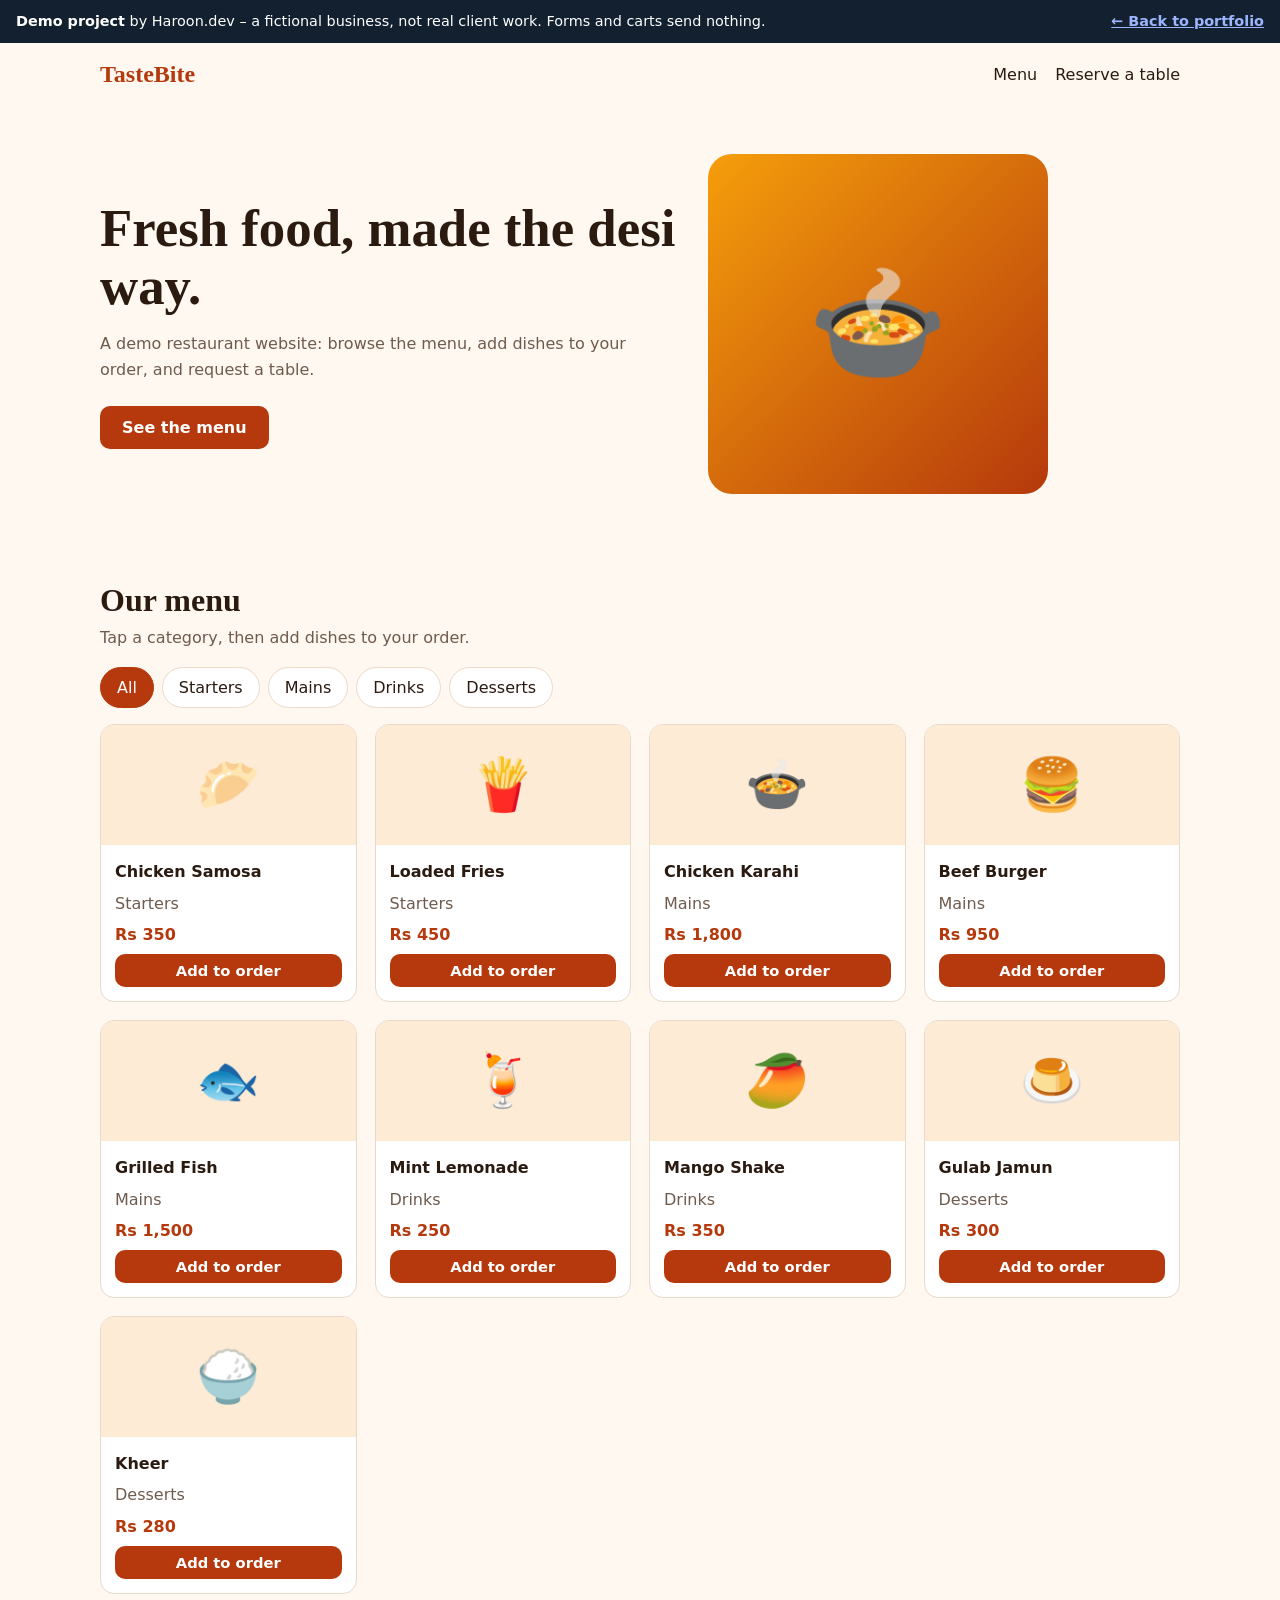
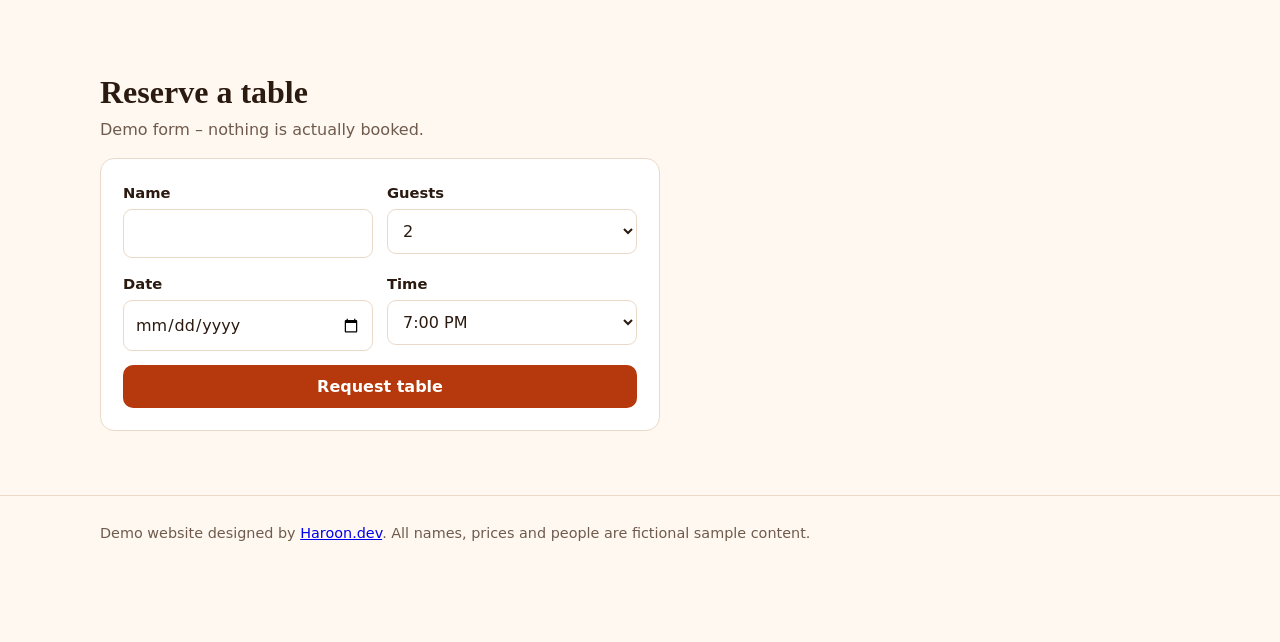
<file: tastebite.html>
<!DOCTYPE html><html lang="en"><head><meta charset="UTF-8"><meta name="viewport" content="width=device-width, initial-scale=1"><meta name="robots" content="index, follow"><title>TasteBite Restaurant – Demo Project | Haroon.dev</title><meta name="description" content="TasteBite Restaurant is a demo restaurant website by Haroon.dev with a menu filter, order total and reservation form. Not a real business."><link rel="stylesheet" href="demo.css"><style>:root{--bg:#FFF8F0;--ink:#2B1A10;--mu:#6F5B4D;--a:#B5390C;--ln:#EBD9C8;--soft:#FDEBD6;--g:linear-gradient(135deg,#F59E0B,#B5390C)}</style></head><body>
<div class="demo-bar"><span><b>Demo project</b> by Haroon.dev – a fictional business, not real client work. Forms and carts send nothing.</span><a href="../index.html#work">← Back to portfolio</a></div>
<div class="wrap"><div class="top"><span class="brand">TasteBite</span><nav><a href="#menu">Menu</a><a href="#reserve">Reserve a table</a></nav></div>
<div class="hero"><div><h1>Fresh food, made the desi way.</h1><p>A demo restaurant website: browse the menu, add dishes to your order, and request a table.</p><a class="btn" href="#menu">See the menu</a></div><div class="art" aria-hidden="true">🍲</div></div>
<section id="menu"><h2>Our menu</h2><p class="sub">Tap a category, then add dishes to your order.</p>
<div class="tabs" id="tabs"><button class="on" data-c="All">All</button><button data-c="Starters">Starters</button><button data-c="Mains">Mains</button><button data-c="Drinks">Drinks</button><button data-c="Desserts">Desserts</button></div>
<div class="grid" id="grid"></div></section>
<section id="reserve"><h2>Reserve a table</h2><p class="sub">Demo form – nothing is actually booked.</p>
<form class="panel" id="rf"><div class="two"><div><label for="n">Name</label><input id="n" required></div><div><label for="g">Guests</label><select id="g"><option>2</option><option>4</option><option>6</option><option>8+</option></select></div></div><div class="two"><div><label for="d">Date</label><input id="d" type="date" required></div><div><label for="t">Time</label><select id="t"><option>7:00 PM</option><option>8:00 PM</option><option>9:00 PM</option></select></div></div><button class="btn">Request table</button><div class="ok" role="status"></div></form></section></div>
<footer><div class="wrap">Demo website designed by <a href="../index.html">Haroon.dev</a>. All names, prices and people are fictional sample content.</div></footer>
<script src="demo.js"></script><script>
const M=[["Chicken Samosa","Starters",350,"🥟"],["Loaded Fries","Starters",450,"🍟"],["Chicken Karahi","Mains",1800,"🍲"],["Beef Burger","Mains",950,"🍔"],["Grilled Fish","Mains",1500,"🐟"],["Mint Lemonade","Drinks",250,"🍹"],["Mango Shake","Drinks",350,"🥭"],["Gulab Jamun","Desserts",300,"🍮"],["Kheer","Desserts",280,"🍚"]];
const cart=mountCart("Place demo order"),grid=document.getElementById("grid");
function draw(c){grid.innerHTML="";M.filter(m=>c==="All"||m[1]===c).forEach(m=>{const d=document.createElement("div");d.className="item";d.innerHTML='<div class="pic">'+m[3]+'</div><div class="b"><b>'+m[0]+'</b><span class="sub">'+m[1]+'</span><span class="price">'+fmt(m[2])+'</span><button class="btn s" type="button">Add to order</button></div>';d.querySelector("button").onclick=()=>cart.add(m[0],m[2]);grid.appendChild(d)})}
tabs(document.getElementById("tabs"),draw);draw("All");demoForm("rf");
</script></body></html>
</file>
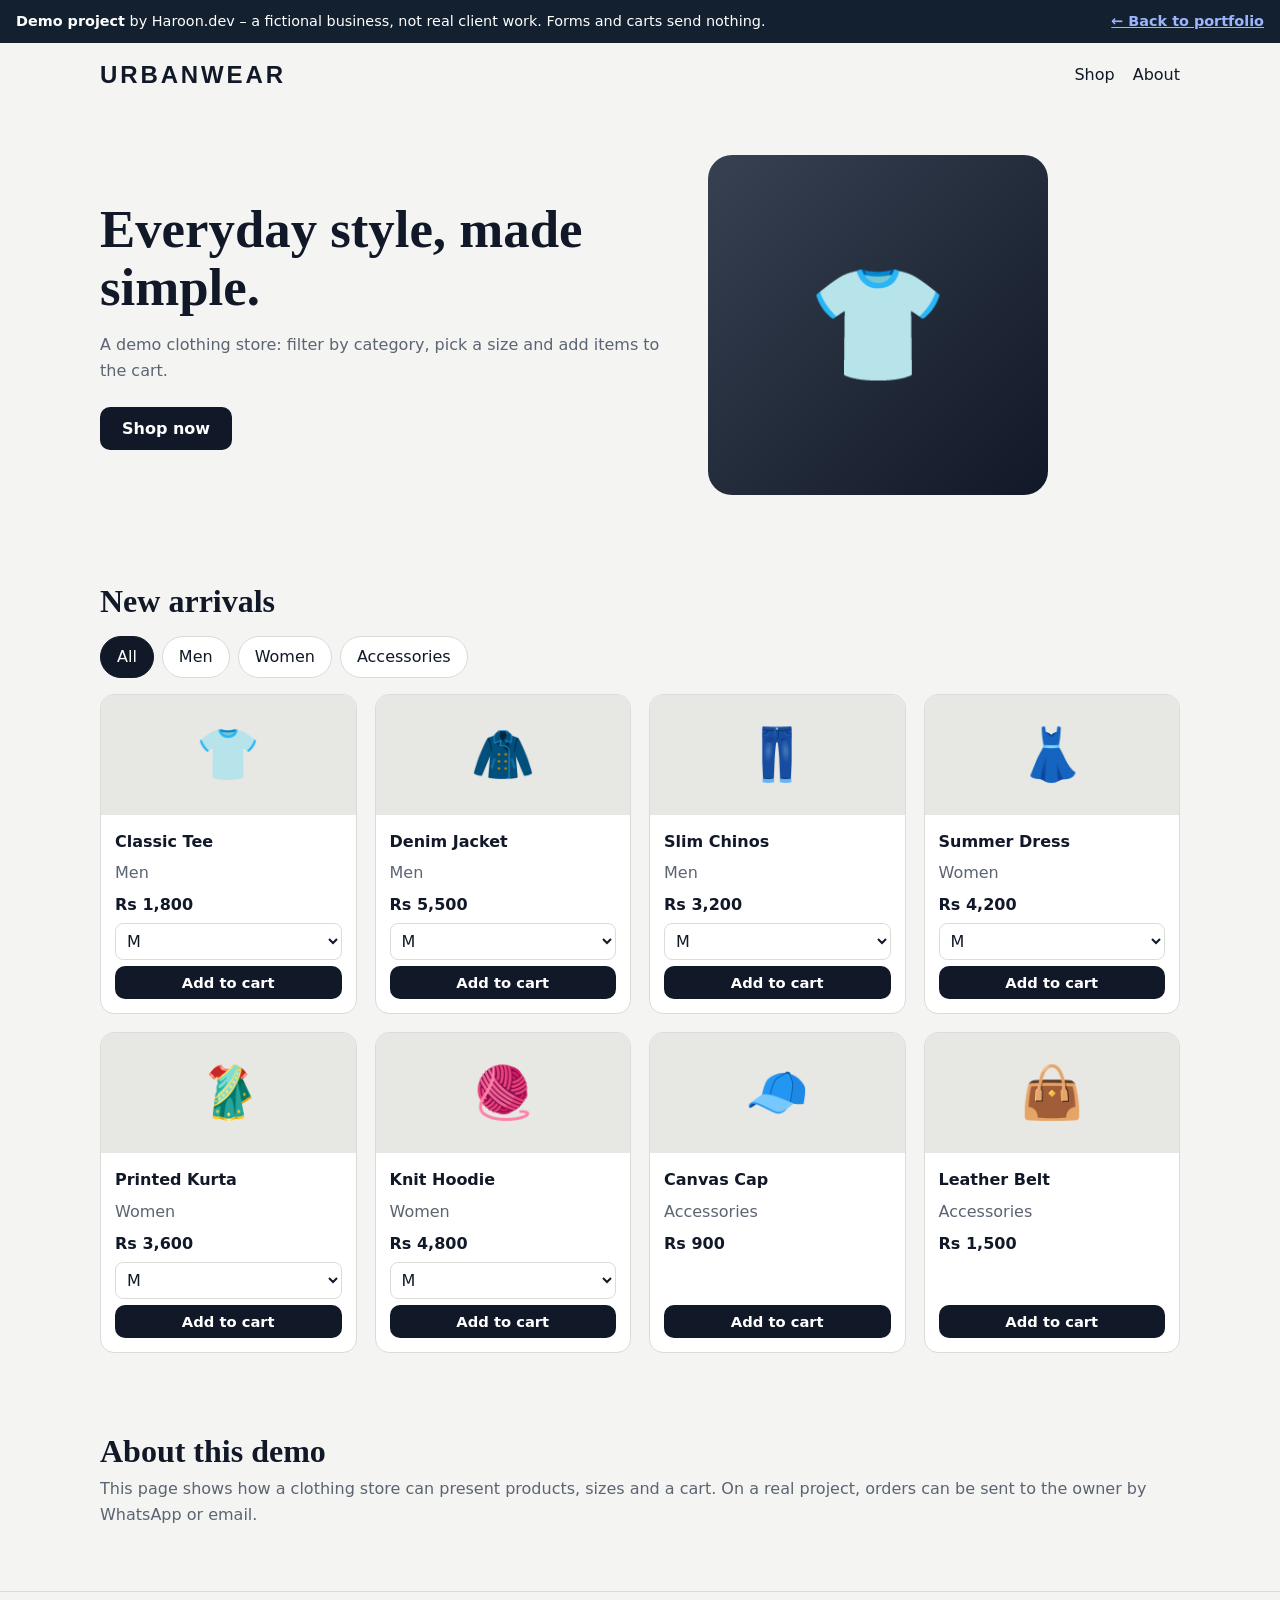
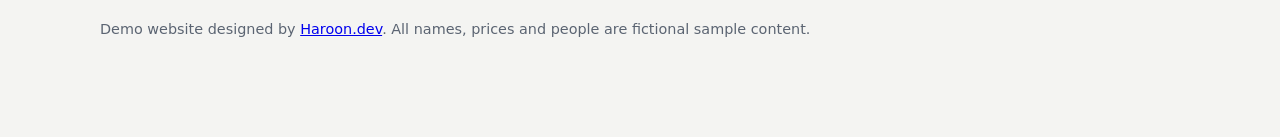
<file: urbanwear.html>
<!DOCTYPE html><html lang="en"><head><meta charset="UTF-8"><meta name="viewport" content="width=device-width, initial-scale=1"><meta name="robots" content="index, follow"><title>UrbanWear Fashion – Demo Project | Haroon.dev</title><meta name="description" content="UrbanWear Fashion is a demo clothing store website by Haroon.dev with product filters, sizes and a working cart. Not a real business."><link rel="stylesheet" href="demo.css"><style>:root{--bg:#F4F4F2;--ink:#111827;--mu:#5B6472;--a:#111827;--ln:#DADCD8;--soft:#E7E7E3;--g:linear-gradient(135deg,#374151,#111827)}.brand{font-family:"Segoe UI",sans-serif;letter-spacing:.12em}.cartbar{background:#111827}</style></head><body>
<div class="demo-bar"><span><b>Demo project</b> by Haroon.dev – a fictional business, not real client work. Forms and carts send nothing.</span><a href="../index.html#work">← Back to portfolio</a></div>
<div class="wrap"><div class="top"><span class="brand">URBANWEAR</span><nav><a href="#shop">Shop</a><a href="#about">About</a></nav></div>
<div class="hero"><div><h1>Everyday style, made simple.</h1><p>A demo clothing store: filter by category, pick a size and add items to the cart.</p><a class="btn" href="#shop">Shop now</a></div><div class="art" aria-hidden="true">👕</div></div>
<section id="shop"><h2>New arrivals</h2><div class="tabs" id="tabs"><button class="on" data-c="All">All</button><button data-c="Men">Men</button><button data-c="Women">Women</button><button data-c="Accessories">Accessories</button></div>
<div class="grid" id="grid"></div></section>
<section id="about"><h2>About this demo</h2><p class="sub">This page shows how a clothing store can present products, sizes and a cart. On a real project, orders can be sent to the owner by WhatsApp or email.</p></section></div>
<footer><div class="wrap">Demo website designed by <a href="../index.html">Haroon.dev</a>. All names, prices and people are fictional sample content.</div></footer>
<script src="demo.js"></script><script>
const P=[["Classic Tee","Men",1800,"👕"],["Denim Jacket","Men",5500,"🧥"],["Slim Chinos","Men",3200,"👖"],["Summer Dress","Women",4200,"👗"],["Printed Kurta","Women",3600,"🥻"],["Knit Hoodie","Women",4800,"🧶"],["Canvas Cap","Accessories",900,"🧢"],["Leather Belt","Accessories",1500,"👜"]];
const cart=mountCart("Checkout (demo)"),grid=document.getElementById("grid");
function draw(c){grid.innerHTML="";P.filter(m=>c==="All"||m[1]===c).forEach(m=>{const d=document.createElement("div");d.className="item";const sz=m[1]==="Accessories"?'':'<select aria-label="Size for '+m[0]+'"><option>S</option><option selected>M</option><option>L</option><option>XL</option></select>';d.innerHTML='<div class="pic">'+m[3]+'</div><div class="b"><b>'+m[0]+'</b><span class="sub">'+m[1]+'</span><span class="price">'+fmt(m[2])+'</span>'+sz+'<button class="btn s" type="button">Add to cart</button></div>';d.querySelector("button").onclick=()=>{const s=d.querySelector("select");cart.add(m[0]+(s?" "+s.value:""),m[2])};grid.appendChild(d)})}
tabs(document.getElementById("tabs"),draw);draw("All");
</script></body></html>
</file>
<file: demo.css>
*{box-sizing:border-box;margin:0}
html{scroll-behavior:smooth}
body{font:400 16px/1.6 "Segoe UI",system-ui,sans-serif;background:var(--bg);color:var(--ink);padding-bottom:70px}
.demo-bar{background:#12202F;color:#fff;padding:10px 16px;font-size:.9rem;display:flex;gap:12px;justify-content:space-between;flex-wrap:wrap;align-items:center}
.demo-bar a{color:#9DB4FF;font-weight:600}
.wrap{width:min(1080px,100% - 32px);margin:auto}
.top{display:flex;justify-content:space-between;align-items:center;padding:18px 0;flex-wrap:wrap;gap:10px}
.brand{font:800 1.5rem Georgia,serif;color:var(--a)}
.top nav a{margin-left:18px;text-decoration:none;color:var(--ink);font-weight:500}
.hero{padding:48px 0;display:grid;grid-template-columns:1.1fr .9fr;gap:32px;align-items:center}
.hero h1{font:800 clamp(2rem,5vw,3.3rem)/1.1 Georgia,serif}
.hero p{margin:16px 0 24px;color:var(--mu)}
.btn{display:inline-block;background:var(--a);color:#fff;padding:12px 22px;border-radius:10px;border:0;font:600 1rem "Segoe UI",system-ui,sans-serif;cursor:pointer;text-decoration:none}
.btn.s{padding:8px 14px;font-size:.92rem}
.link{background:none;border:0;color:#fff;text-decoration:underline;cursor:pointer;font:inherit}
.art{aspect-ratio:1;max-height:340px;border-radius:24px;background:var(--g);display:grid;place-items:center;font-size:7rem}
section{padding:40px 0}
h2{font:700 clamp(1.5rem,3vw,2rem) Georgia,serif;margin-bottom:6px}
.sub{color:var(--mu)}
.tabs{display:flex;gap:8px;flex-wrap:wrap;margin:16px 0}
.tabs button{border:1.5px solid var(--ln);background:#fff;color:var(--ink);padding:7px 16px;border-radius:99px;cursor:pointer;font:inherit}
.tabs button.on{background:var(--a);color:#fff;border-color:var(--a)}
.grid{display:grid;grid-template-columns:repeat(auto-fill,minmax(220px,1fr));gap:18px}
.item{background:#fff;border:1px solid var(--ln);border-radius:14px;overflow:hidden;display:flex;flex-direction:column}
.pic{height:120px;display:grid;place-items:center;font-size:3.2rem;background:var(--soft)}
.b{padding:14px;display:flex;flex-direction:column;gap:6px;flex:1}
.b .btn{margin-top:auto}
.b select{padding:7px;border:1.5px solid var(--ln);border-radius:8px;font:inherit}
.price{font-weight:700;color:var(--a)}
.panel{background:#fff;border:1px solid var(--ln);border-radius:14px;padding:22px}
form.panel{display:grid;gap:14px;max-width:560px;margin-top:16px}
label{font-weight:600;font-size:.92rem;display:block;margin-bottom:4px}
input,select,textarea{padding:11px;border:1.5px solid var(--ln);border-radius:9px;font:inherit;width:100%;background:#fff;color:var(--ink)}
.two{display:grid;grid-template-columns:1fr 1fr;gap:14px}
.ok{display:none;background:#DDF5EA;color:#0B5B3F;padding:12px;border-radius:9px;font-weight:500}
.cartbar{position:fixed;left:0;right:0;bottom:0;background:var(--a);color:#fff;padding:12px 20px;display:flex;justify-content:space-between;align-items:center;gap:12px;flex-wrap:wrap;z-index:5}
.cartbar .btn{background:#fff;color:var(--a);padding:8px 16px}
.cartbar[hidden]{display:none}
footer{padding:26px 0;color:var(--mu);font-size:.9rem;border-top:1px solid var(--ln);margin-top:24px}
@media(max-width:760px){.hero{grid-template-columns:1fr}.art{display:none}.two{grid-template-columns:1fr}.top nav{display:none}}
</file>
